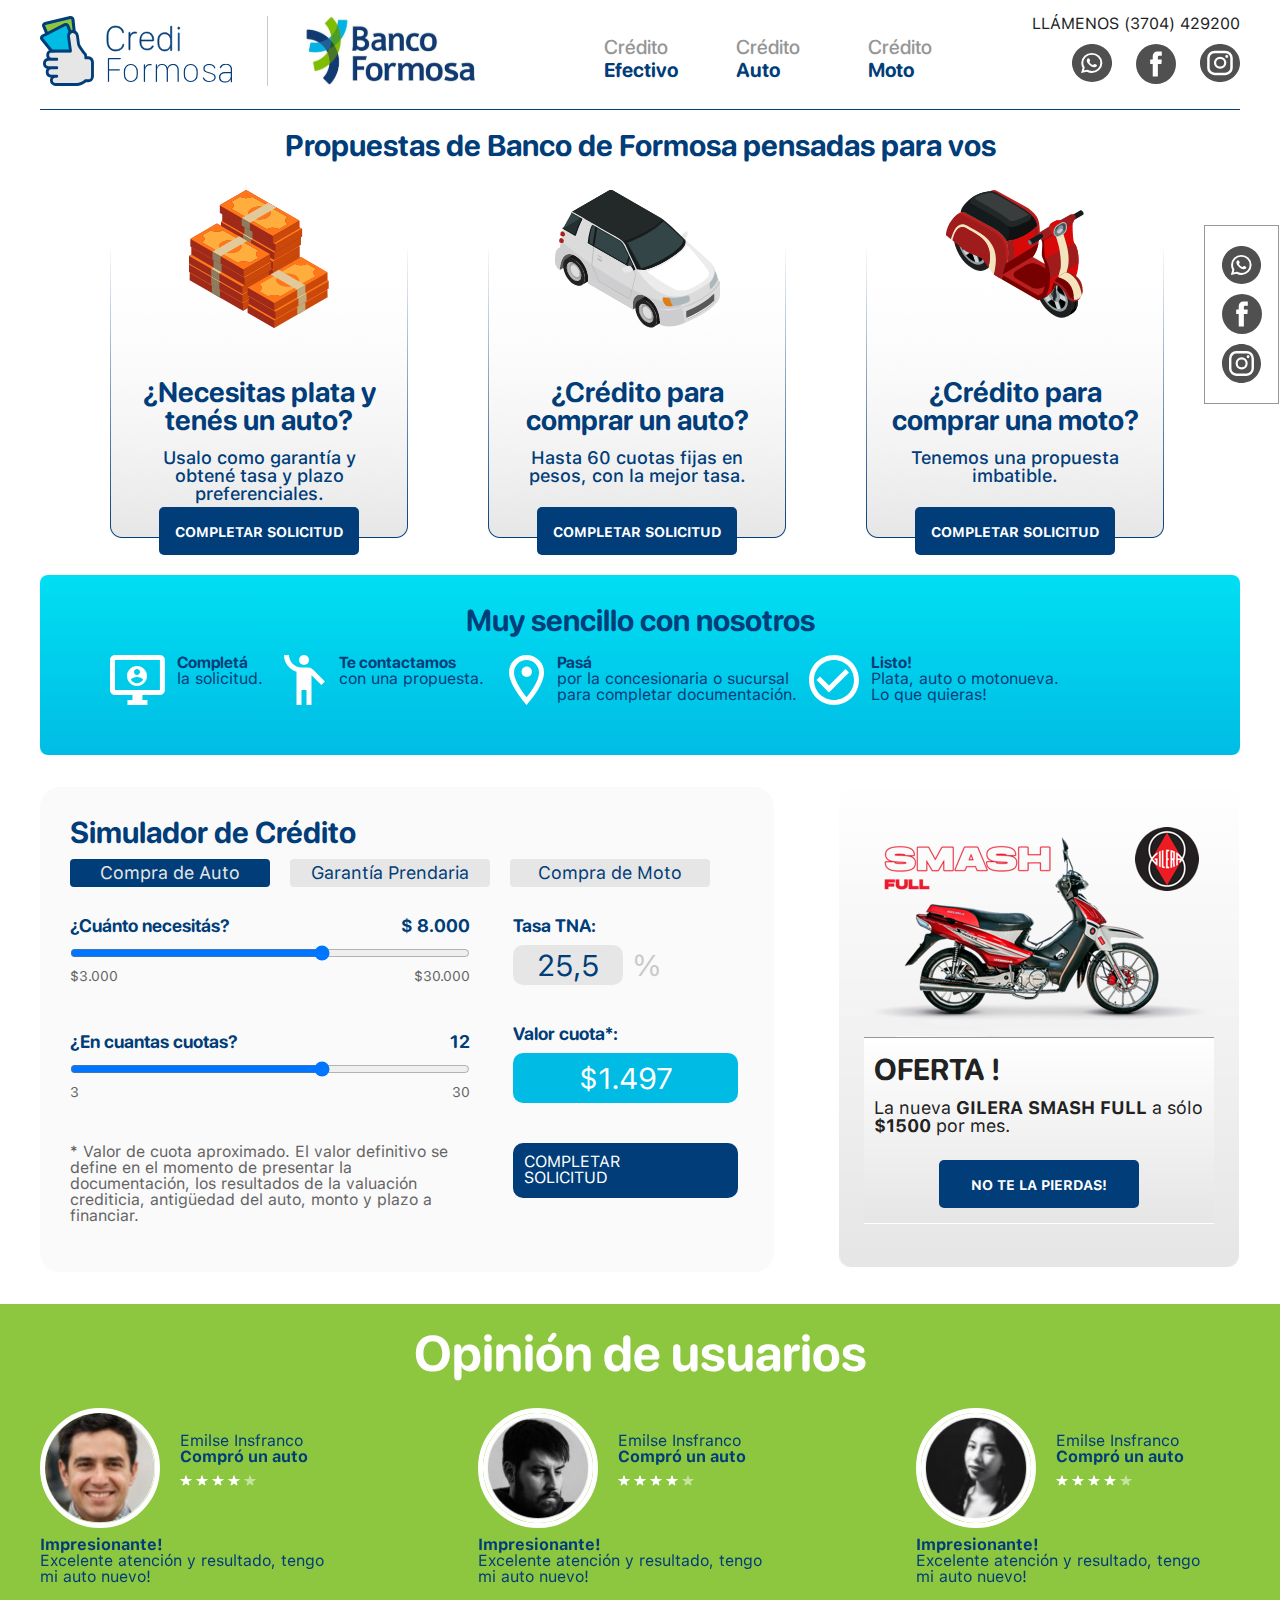
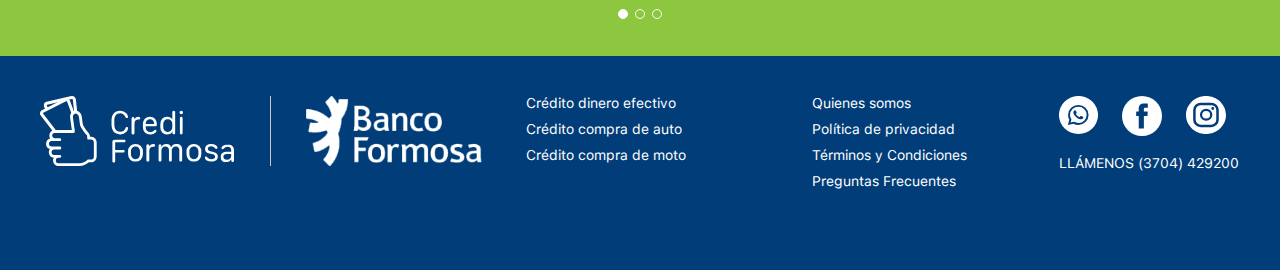
<file: index.html>
<!DOCTYPE html>
<html lang="en">
<head>
    <meta charset="UTF-8">
    <meta name="viewport" content="width=device-width, initial-scale=1.0">

    <script src="https://cdnjs.cloudflare.com/ajax/libs/jquery/3.5.1/jquery.min.js" integrity="sha512-bLT0Qm9VnAYZDflyKcBaQ2gg0hSYNQrJ8RilYldYQ1FxQYoCLtUjuuRuZo+fjqhx/qtq/1itJ0C2ejDxltZVFg==" crossorigin="anonymous"></script>
    <!-- Load CSS & Fonts -->  
    <link rel="stylesheet" href="assets/css/reset.css">
    <link rel="stylesheet" href="assets/css/fonts.css">
    <link rel="stylesheet" href="assets/css/style.css">

    <!-- Owl Slider CSS -->
    <link rel="stylesheet" href="assets/owl/owl.carousel.min.css">
    <link rel="stylesheet" href="assets/owl/owl.theme.default.min.css">

    <!-- Sript JS  -->
    <script src="assets/js/menu-mobile.js"></script>
    <script src="assets/owl/owl.carousel.min.js"></script>

    <title>Credi Formosa - Site web</title>
</head>

<body>
    <!-- fixed Social Media -->
    <div class="social-iconos-fixed">
        <ul>
            <li>
                <a href="http://" target="_blank" rel="noopener noreferrer"> <img src="assets/svg/icon-ws.svg" alt="Whats App"> </a>
            </li>
            <li>
                <a href="http://" target="_blank" rel="noopener noreferrer"> <img src="assets/svg/icon-facebook.svg" alt="Facebook"> </a>
            </li>
            <li>
                <a href="http://" target="_blank" rel="noopener noreferrer"> <img src="assets/svg/icon-instagram.svg" alt="Instagram"></a>
            </li>
        </ul>
    </div>
    <!-- End fixed Social Media -->
    
    <header>
        <div class="container">
        <!-- Logos Header -->    
            <a href="#">
                <img src="assets/svg/credi-formosa.svg" alt="Credi Formosa">
            </a>
            <div class="separador-logos"></div>
            <a href="#">
                <img src="assets/svg/banco-formosa.svg" alt="Banco Formosa">
            </a>
        <!-- End Logos Header  -->

        <!-- Menu Primary  -->
            <nav>
                <a href="#"><span>Crédito</span><br> Efectivo</a>
                <a href="#"><span>Crédito</span><br> Auto</a>
                <a href="#"><span>Crédito</span><br> Moto</a>
            </nav>
        <!-- End Menu Primary -->    

        <!-- menu mobile -->
        <a class="toggle-nav" href="#">&#9776;</a>
        <nav class="menu main">
            <ul class="main-nav">
                <a href="#"><span>Crédito</span> Efectivo</a>
                <a href="#"><span>Crédito</span> Auto</a>
                <a href="#"><span>Crédito</span> Moto</a>
            </ul>
        </nav><!-- .main -->
        <!-- End menu Mobile --> 

        <!-- Menu Social Media -->
            <div class="social-media-header">
                <p>LLÁMENOS (3704) 429200</p>
                <ul>
                    <li>
                        <a href="http://" target="_blank" rel="noopener noreferrer"> <img src="assets/svg/icon-instagram.svg" alt="Instagram"></a>
                    </li>
                    <li>
                        <a href="http://" target="_blank" rel="noopener noreferrer"> <img src="assets/svg/icon-facebook.svg" alt="Facebook"> </a>
                    </li>
                    <li>
                        <a href="http://" target="_blank" rel="noopener noreferrer"> <img src="assets/svg/icon-ws.svg" alt="Whats App"> </a>
                    </li>
                </ul>
            </div>
        <!-- End Menu Social Media -->
        </div>
    </header>
        
    <!-- Primary Section - Hero Image Desk -->
    <section id="hero-image" class="hero-desk">
        <div class="container">
            <h2>Propuestas de Banco de Formosa pensadas para vos</h2>
            <div class="box1">
                <img src="assets/svg/icon-plata.png" alt="¿Necesitas plata y tenés un auto?">
                <h3>¿Necesitas plata y tenés un auto?</h3>
                <p>Usalo como garantía y obtené tasa y plazo preferenciales.</p>
                <a href="http://">COMPLETAR SOLICITUD</a>
            </div>

            <div class="box2">
                <img src="assets/svg/icon-auto.png" alt="¿Crédito para comprar un auto?">
                <h3>¿Crédito para comprar un auto?</h3>
                <p>Hasta 60 cuotas fijas en pesos, con la mejor tasa.</p>
                <a href="http://">COMPLETAR SOLICITUD</a>
            </div>

            <div class="box3">
                <img src="assets/svg/icon-moto.png" alt="¿Crédito para comprar una moto?">
                <h3>¿Crédito para comprar una moto?</h3>
                <p>Tenemos una propuesta imbatible.</p>
                <a href="http://">COMPLETAR SOLICITUD</a>
            </div>
        </div>
    </section>
    <!-- End Primary Section -->

        <!-- Primary Section - Hero Image Mobile -->
        <section id="hero-image" class="hero-mobile">
            <div class="container">
                <h2>Descubrí las propuestas que Banco de Formosa pensó para vos.</h2>
                <div class="owl-carousel">
                    <div class="item-1">
                        <div class="box1">
                            <img src="assets/svg/icon-plata.png" alt="¿Necesitas plata y tenés un auto?">
                            <h3>¿Necesitas plata y tenés un auto?</h3>
                            <p>Usalo como garantía y obtené tasa y plazo preferenciales.</p>
                            <a href="http://">COMPLETAR SOLICITUD</a>
                        </div>
                    </div>
                    
                    <div class="item-1">
                        <div class="box2">
                            <img src="assets/svg/icon-auto.png" alt="¿Crédito para comprar un auto?">
                            <h3>¿Crédito para comprar un auto?</h3>
                            <p>Hasta 60 cuotas fijas en pesos, con la mejor tasa.</p>
                            <a href="http://">COMPLETAR SOLICITUD</a>
                        </div>
                    </div>

                    <div class="item-1">
                        <div class="box3">
                            <img src="assets/svg/icon-moto.png" alt="¿Crédito para comprar una moto?">
                            <h3>¿Crédito para comprar una moto?</h3>
                            <p>Tenemos una propuesta imbatible.</p>
                            <a href="http://">COMPLETAR SOLICITUD</a>
                        </div>
                    </div>
            </div>
        </section>
        <!-- End Primary Section -->

    <section id="nosotros">
        <div class="container">
            <h2>Muy sencillo con nosotros</h2>
            <div class="container-iconos">
                <div class="box-icon-1"><img src="assets/svg/account_circle-24px.svg" alt="Completa la Solicitud"> <span>Completá</span><br>la solicitud.</div>
                <div class="box-icon-2"><img src="assets/svg/emoji_people-24px.svg" alt="Te contactamos con una propuesta"> <span>Te contactamos</span><br>con una propuesta.</div>
                <div class="box-icon-3"><img src="assets/svg/location_on-24px.svg" alt="Pasá por la concesionaria o sucursal para completar documentación."> <span>Pasá</span><br>por la concesionaria o sucursal para completar documentación.</div>
                <div class="box-icon-4"><img src="assets/svg/check_circle_outline-24px copy.svg" alt="Listo! Plata, auto o motonueva. Lo que quieras!"> <span>Listo!</span><br>Plata, auto o motonueva. Lo que quieras! </div>
            </div>
        </div>
    </section>

    <section id="calculador">
        <div class="container">
            <div class="calculador-box-1">
                <h2>Simulador de Crédito</h2> 
                <div class="btn_1 active">Compra de Auto</div>
                <div class="btn_2">Garantía Prendaria</div>
                <div class="btn_3">Compra de Moto</div>

                <div class="column-one">
                    <label>¿Cuánto necesitás? <span>$ 8.000</span></label>
                    <input type="range" min="0" max="11" value="7" step="1">
                    <div class="ref-necesitas"><span>$3.000</span> <span>$30.000</span></div>

                    <label class="cuanto-necesitas">¿En cuantas cuotas?<span>12</span></label>
                    <input type="range" min="0" max="11" value="7" step="1">
                    <div class="ref-necesitas"><span>3</span> <span>30</span></div>

                    <p>* Valor de cuota aproximado. El valor definitivo se define en el momento de presentar la documentación, los resultados de la valuación crediticia, antigüedad del auto, monto y plazo a financiar.</p>
                </div>

                <div class="column-two">
                    <div class="column-one-tasa">
                        <label>Tasa TNA:</label>
                        <div class="num-porcentaje">
                            <span>25,5</span>
                            <span>%</span>
                        </div>
                    </div>
                    <div class="column-two-tasa">
                        <label class="valor-cuota">Valor cuota*:</label>
                        <div class="num_resultado">$1.497</div>
                    </div>
                    <a href="#" class="completar-solicitud">COMPLETAR <br>SOLICITUD</a>
                </div>
                <p class="disclaimer-mobile">* Valor de cuota aproximado. El valor definitivo se define en el momento de presentar la documentación, los resultados de la valuación crediticia, antigüedad del auto, monto y plazo a financiar.</p>

            </div>

            <div class="calculador-box-2">
                <img src="assets/images/moto.png" alt="Promocion">
                <div class="box-info">
                    <h5>OFERTA !</h5>
                    <p>La nueva <span>GILERA SMASH FULL</span> a sólo <span>$1500</span> por mes.</p>
                    <a href="#" rel="noopener noreferrer">
                        NO TE LA PIERDAS!
                    </a>
                </div>
            </div>
        </div>
    </section>

    <!-- Opinion usuario - Desk -->
    <section id="testimonios" class="testimonios-desk">
        <div class="container">

            <h2>Opinión de usuarios</h2>
            <div class="owl-carousel">

                <div class="item-1">
                    <div class="col-1">
                        <div class="usuario-review">
                            <img src="assets/images/usuario1.jpg" alt="Usuario" >
                            <p>
                                Emilse Insfranco<br>
                                <strong><span>Compró un auto</span></strong>
                                <div class="rating">
                                    <img src="assets/svg/star-good.svg" alt="Star Rating">
                                    <img src="assets/svg/star-good.svg" alt="Star Rating">
                                    <img src="assets/svg/star-good.svg" alt="Star Rating">
                                    <img src="assets/svg/star-good.svg" alt="Star Rating">
                                    <img src="assets/svg/star-bad.svg" alt="Star Rating">
                                </div>
                            </p>
                        </div>
                        <div class="usuario-txt-review">
                            <p><strong>Impresionante!</strong><br> Excelente atención y resultado, tengo mi auto nuevo!</p>
                        </div>
                    </div>

                    <div class="col-2">
                        <div class="usuario-review">
                            <img src="assets/images/usuario2.jpg" alt="Usuario" >
                            <p>
                                Emilse Insfranco<br>
                                <strong><span>Compró un auto</span></strong>
                                <div class="rating">
                                    <img src="assets/svg/star-good.svg" alt="Star Rating">
                                    <img src="assets/svg/star-good.svg" alt="Star Rating">
                                    <img src="assets/svg/star-good.svg" alt="Star Rating">
                                    <img src="assets/svg/star-good.svg" alt="Star Rating">
                                    <img src="assets/svg/star-bad.svg" alt="Star Rating">
                                </div>
                            </p>
                        </div>
                        <div class="usuario-txt-review">
                            <p><strong>Impresionante!</strong><br> Excelente atención y resultado, tengo mi auto nuevo!</p>
                        </div>
                    </div>

                    <div class="col-3">
                        <div class="usuario-review">
                            <img src="assets/images/usuario3.jpg" alt="Usuario" >
                            <p>
                                Emilse Insfranco<br>
                                <strong><span>Compró un auto</span></strong>
                                <div class="rating">
                                    <img src="assets/svg/star-good.svg" alt="Star Rating">
                                    <img src="assets/svg/star-good.svg" alt="Star Rating">
                                    <img src="assets/svg/star-good.svg" alt="Star Rating">
                                    <img src="assets/svg/star-good.svg" alt="Star Rating">
                                    <img src="assets/svg/star-bad.svg" alt="Star Rating">
                                </div>
                            </p>
                        </div>
                        <div class="usuario-txt-review">
                            <p><strong>Impresionante!</strong><br> Excelente atención y resultado, tengo mi auto nuevo!</p>
                        </div>
                    </div>
                </div>    

                <div class="item-1">
                    <div class="col-1">
                        <div class="usuario-review">
                            <img src="assets/images/usuario1.jpg" alt="Usuario" >
                            <p>
                                Emilse Insfranco<br>
                                <strong><span>Compró un auto</span></strong>
                                <div class="rating">
                                    <img src="assets/svg/star-good.svg" alt="Star Rating">
                                    <img src="assets/svg/star-good.svg" alt="Star Rating">
                                    <img src="assets/svg/star-good.svg" alt="Star Rating">
                                    <img src="assets/svg/star-good.svg" alt="Star Rating">
                                    <img src="assets/svg/star-bad.svg" alt="Star Rating">
                                </div>
                            </p>
                        </div>
                        <div class="usuario-txt-review">
                            <p><strong>Impresionante!</strong><br> Excelente atención y resultado, tengo mi auto nuevo!</p>
                        </div>
                    </div>

                    <div class="col-2">
                        <div class="usuario-review">
                            <img src="assets/images/usuario2.jpg" alt="Usuario" >
                            <p>
                                Emilse Insfranco<br>
                                <strong><span>Compró un auto</span></strong>
                                <div class="rating">
                                    <img src="assets/svg/star-good.svg" alt="Star Rating">
                                    <img src="assets/svg/star-good.svg" alt="Star Rating">
                                    <img src="assets/svg/star-good.svg" alt="Star Rating">
                                    <img src="assets/svg/star-good.svg" alt="Star Rating">
                                    <img src="assets/svg/star-bad.svg" alt="Star Rating">
                                </div>
                            </p>
                        </div>
                        <div class="usuario-txt-review">
                            <p><strong>Impresionante!</strong><br> Excelente atención y resultado, tengo mi auto nuevo!</p>
                        </div>
                    </div>

                    <div class="col-3">
                        <div class="usuario-review">
                            <img src="assets/images/usuario3.jpg" alt="Usuario" >
                            <p>
                                Emilse Insfranco<br>
                                <strong><span>Compró un auto</span></strong>
                                <div class="rating">
                                    <img src="assets/svg/star-good.svg" alt="Star Rating">
                                    <img src="assets/svg/star-good.svg" alt="Star Rating">
                                    <img src="assets/svg/star-good.svg" alt="Star Rating">
                                    <img src="assets/svg/star-good.svg" alt="Star Rating">
                                    <img src="assets/svg/star-bad.svg" alt="Star Rating">
                                </div>
                            </p>
                        </div>
                        <div class="usuario-txt-review">
                            <p><strong>Impresionante!</strong><br> Excelente atención y resultado, tengo mi auto nuevo!</p>
                        </div>
                    </div>
                </div>    

                <div class="item-1">
                    <div class="col-1">
                        <div class="usuario-review">
                            <img src="assets/images/usuario1.jpg" alt="Usuario" >
                            <p>
                                Emilse Insfranco<br>
                                <strong><span>Compró un auto</span></strong>
                                <div class="rating">
                                    <img src="assets/svg/star-good.svg" alt="Star Rating">
                                    <img src="assets/svg/star-good.svg" alt="Star Rating">
                                    <img src="assets/svg/star-good.svg" alt="Star Rating">
                                    <img src="assets/svg/star-good.svg" alt="Star Rating">
                                    <img src="assets/svg/star-bad.svg" alt="Star Rating">
                                </div>
                            </p>
                        </div>
                        <div class="usuario-txt-review">
                            <p><strong>Impresionante!</strong><br> Excelente atención y resultado, tengo mi auto nuevo!</p>
                        </div>
                    </div>

                    <div class="col-2">
                        <div class="usuario-review">
                            <img src="assets/images/usuario2.jpg" alt="Usuario" >
                            <p>
                                Emilse Insfranco<br>
                                <strong><span>Compró un auto</span></strong>
                                <div class="rating">
                                    <img src="assets/svg/star-good.svg" alt="Star Rating">
                                    <img src="assets/svg/star-good.svg" alt="Star Rating">
                                    <img src="assets/svg/star-good.svg" alt="Star Rating">
                                    <img src="assets/svg/star-good.svg" alt="Star Rating">
                                    <img src="assets/svg/star-bad.svg" alt="Star Rating">
                                </div>
                            </p>
                        </div>
                        <div class="usuario-txt-review">
                            <p><strong>Impresionante!</strong><br> Excelente atención y resultado, tengo mi auto nuevo!</p>
                        </div>
                    </div>

                    <div class="col-3">
                        <div class="usuario-review">
                            <img src="assets/images/usuario3.jpg" alt="Usuario" >
                            <p>
                                Emilse Insfranco<br>
                                <strong><span>Compró un auto</span></strong>
                                <div class="rating">
                                    <img src="assets/svg/star-good.svg" alt="Star Rating">
                                    <img src="assets/svg/star-good.svg" alt="Star Rating">
                                    <img src="assets/svg/star-good.svg" alt="Star Rating">
                                    <img src="assets/svg/star-good.svg" alt="Star Rating">
                                    <img src="assets/svg/star-bad.svg" alt="Star Rating">
                                </div>
                            </p>
                        </div>
                        <div class="usuario-txt-review">
                            <p><strong>Impresionante!</strong><br> Excelente atención y resultado, tengo mi auto nuevo!</p>
                        </div>
                    </div>
                </div>    
            </div>
        </div>
    </section>
    <!-- Opinion usuario - EndDesk -->

    <!-- Opinion usuario - Mobile -->
    <section id="testimonios" class="testimonios-mobile">
        <div class="container">

            <h2>Opinión de usuarios</h2>
            <div class="owl-carousel">

                <div class="item-1">
                    <div class="col-1">
                        <div class="usuario-review">
                            <img src="assets/images/usuario1.jpg" alt="Usuario" >
                            <p>
                                Emilse Insfranco<br>
                                <strong><span>Compró un auto</span></strong>
                                <div class="rating">
                                    <img src="assets/svg/star-good.svg" alt="Star Rating">
                                    <img src="assets/svg/star-good.svg" alt="Star Rating">
                                    <img src="assets/svg/star-good.svg" alt="Star Rating">
                                    <img src="assets/svg/star-good.svg" alt="Star Rating">
                                    <img src="assets/svg/star-bad.svg" alt="Star Rating">
                                </div>
                            </p>
                        </div>
                        <div class="usuario-txt-review">
                            <p><strong>Impresionante!</strong><br> Excelente atención y resultado, tengo mi auto nuevo!</p>
                        </div>
                    </div>
                </div>    


                <div class="item-1">
                    <div class="col-1">
                        <div class="usuario-review">
                            <img src="assets/images/usuario2.jpg" alt="Usuario" >
                            <p>
                                Emilse Insfranco<br>
                                <strong><span>Compró un auto</span></strong>
                                <div class="rating">
                                    <img src="assets/svg/star-good.svg" alt="Star Rating">
                                    <img src="assets/svg/star-good.svg" alt="Star Rating">
                                    <img src="assets/svg/star-good.svg" alt="Star Rating">
                                    <img src="assets/svg/star-good.svg" alt="Star Rating">
                                    <img src="assets/svg/star-bad.svg" alt="Star Rating">
                                </div>
                            </p>
                        </div>
                        <div class="usuario-txt-review">
                            <p><strong>Impresionante!</strong><br> Excelente atención y resultado, tengo mi auto nuevo!</p>
                        </div>
                    </div>
                </div>    

                <div class="item-1">
                    <div class="col-1">
                        <div class="usuario-review">
                            <img src="assets/images/usuario3.jpg" alt="Usuario" >
                            <p>
                                Emilse Insfranco<br>
                                <strong><span>Compró un auto</span></strong>
                                <div class="rating">
                                    <img src="assets/svg/star-good.svg" alt="Star Rating">
                                    <img src="assets/svg/star-good.svg" alt="Star Rating">
                                    <img src="assets/svg/star-good.svg" alt="Star Rating">
                                    <img src="assets/svg/star-good.svg" alt="Star Rating">
                                    <img src="assets/svg/star-bad.svg" alt="Star Rating">
                                </div>
                            </p>
                        </div>
                        <div class="usuario-txt-review">
                            <p><strong>Impresionante!</strong><br> Excelente atención y resultado, tengo mi auto nuevo!</p>
                        </div>
                    </div>
                </div>    
            </div>
        </div>
    </section>
    <!-- Opinion usuario - Mobile -->    

    <!-- Footer -->
    <footer>
        <div class="container">
            <!-- Logos Foter-->
            <div class="footer-box-1">
                <a href="#s">
                    <img src="assets/svg/credi-formosa-footer.svg" alt="Banco Formosa">
                </a>
                <div class="separador-logos"></div>
                <a href="">
                    <img src="assets/svg/banco-formosa-footer.svg" alt="Credi Formosa">
                </a>    
            </div>
            <!-- End Logos Foter-->
            <div class="footer-box-2">
                <ul>
                    <li>
                        <a href="#">
                            Crédito dinero efectivo
                        </a>
                    </li>
                    <li>
                        <a href="#">
                            Crédito compra de auto
                        </a>
                    </li>
                    <li>
                        <a href="#">
                            Crédito compra de moto
                        </a>
                    </li>
                </ul>
            </div>
            <div class="footer-box-3">
                <ul>
                    <li>
                        <a href="#">
                            Quienes somos
                        </a>
                    </li>
                    <li>
                        <a href="#">
                            Política de privacidad
                        </a>
                    </li>
                    <li>
                        <a href="#">
                            Términos y Condiciones
                        </a>
                    </li>
                    <li>
                        <a href="#">
                            Preguntas Frecuentes
                        </a>
                    </li>
                </ul>

            </div>
            <div class="footer-box-4">
                <ul>
                    <li>
                        <a href="http://" target="_blank" rel="noopener noreferrer"> <img src="assets/svg/whatsapp-footer.svg" alt="Whats App"> </a>
                    </li>
                    <li>
                        <a href="http://" target="_blank" rel="noopener noreferrer"> <img src="assets/svg/facebook-footer.svg" alt="Facebook"> </a>
                    </li>
                    <li>
                        <a href="http://" target="_blank" rel="noopener noreferrer"> <img src="assets/svg/instagram-footer.svg" alt="Instagram"></a>
                    </li>
                </ul>
                <p>LLÁMENOS (3704) 429200</p>
            </div>
        </div>
    </footer>

    <!-- Script Init Owl Sliders - Hero Image Mobile, Testimonios Desk & mobile --> 
    <script src="assets/js/init-slider.js"></script>
</body>
</html>
</file>
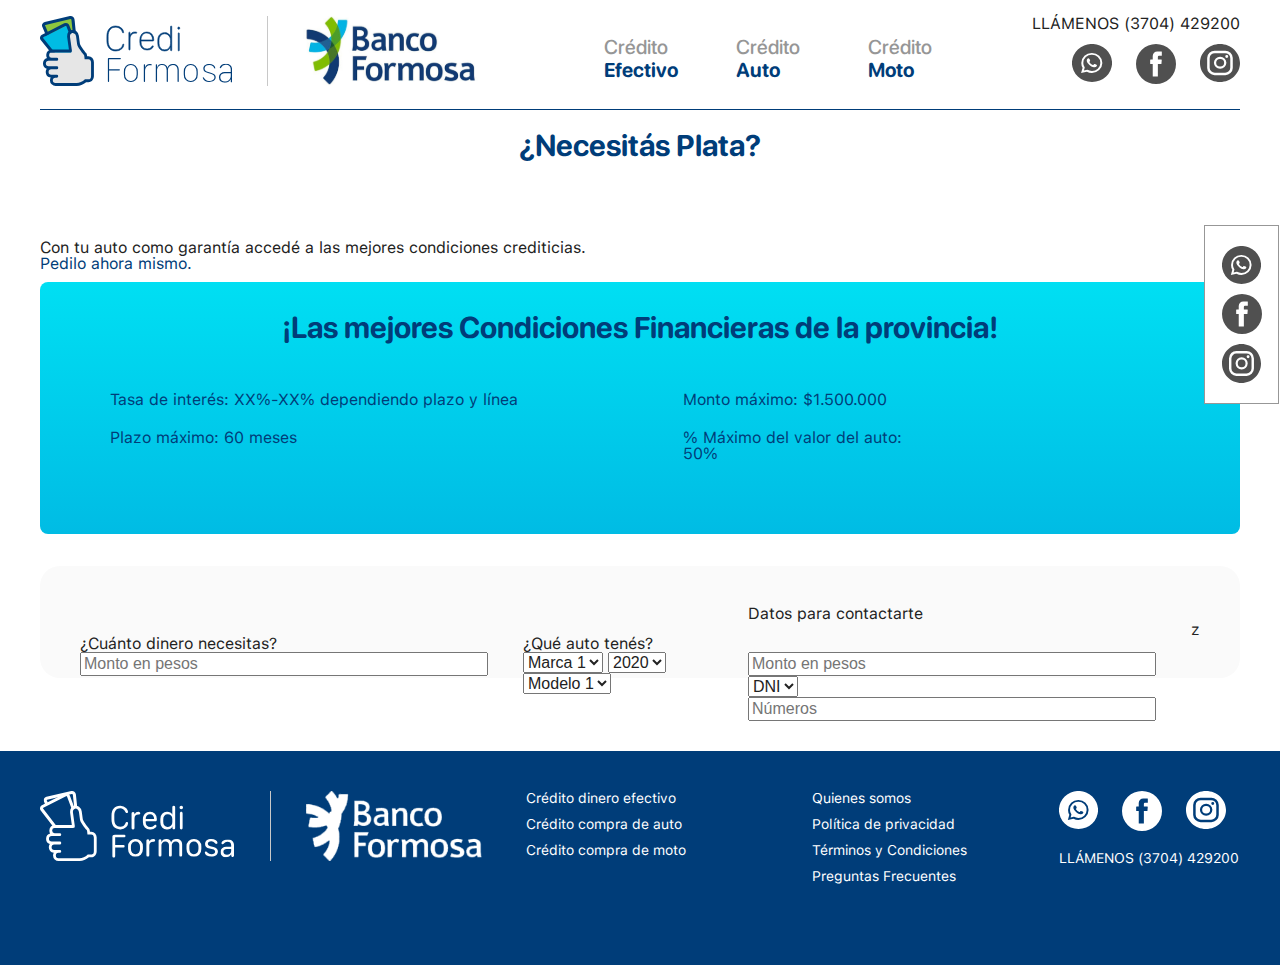
<file: necesitas_plata.html>
<!DOCTYPE html>
<html lang="en">
<head>
    <meta charset="UTF-8">
    <meta name="viewport" content="width=device-width, initial-scale=1.0">

    <script src="https://cdnjs.cloudflare.com/ajax/libs/jquery/3.5.1/jquery.min.js" integrity="sha512-bLT0Qm9VnAYZDflyKcBaQ2gg0hSYNQrJ8RilYldYQ1FxQYoCLtUjuuRuZo+fjqhx/qtq/1itJ0C2ejDxltZVFg==" crossorigin="anonymous"></script>
    <!-- Load CSS & Fonts -->  
    <link rel="stylesheet" href="assets/css/reset.css">
    <link rel="stylesheet" href="assets/css/fonts.css">
    <link rel="stylesheet" href="assets/css/style.css">

    <!-- Owl Slider CSS -->
    <link rel="stylesheet" href="assets/owl/owl.carousel.min.css">
    <link rel="stylesheet" href="assets/owl/owl.theme.default.min.css">

    <!-- Sript JS  -->
    <script src="assets/js/menu-mobile.js"></script>
    <script src="assets/owl/owl.carousel.min.js"></script>

    <title>Credi Formosa</title>
</head>

<body>
    <!-- fixed Social Media -->
    <div class="social-iconos-fixed">
        <ul>
            <li>
                <a href="http://" target="_blank" rel="noopener noreferrer"> <img src="assets/svg/icon-ws.svg" alt="Whats App"> </a>
            </li>
            <li>
                <a href="http://" target="_blank" rel="noopener noreferrer"> <img src="assets/svg/icon-facebook.svg" alt="Facebook"> </a>
            </li>
            <li>
                <a href="http://" target="_blank" rel="noopener noreferrer"> <img src="assets/svg/icon-instagram.svg" alt="Instagram"></a>
            </li>
        </ul>
    </div>
    <!-- End fixed Social Media -->
    
    <header>
        <div class="container">
        <!-- Logos Header -->    
            <a href="#">
                <img src="assets/svg/credi-formosa.svg" alt="Credi Formosa">
            </a>
            <div class="separador-logos"></div>
            <a href="#">
                <img src="assets/svg/banco-formosa.svg" alt="Banco Formosa">
            </a>
        <!-- End Logos Header  -->

        <!-- Menu Primary  -->
            <nav>
                <a href="#"><span>Crédito</span><br> Efectivo</a>
                <a href="#"><span>Crédito</span><br> Auto</a>
                <a href="#"><span>Crédito</span><br> Moto</a>
            </nav>
        <!-- End Menu Primary -->    

        <!-- menu mobile -->
        <a class="toggle-nav" href="#">&#9776;</a>
        <nav class="menu main">
            <ul class="main-nav">
                <a href="#"><span>Crédito</span> Efectivo</a>
                <a href="#"><span>Crédito</span> Auto</a>
                <a href="#"><span>Crédito</span> Moto</a>
            </ul>
        </nav><!-- .main -->
        <!-- End menu Mobile --> 

        <!-- Menu Social Media -->
            <div class="social-media-header">
                <p>LLÁMENOS (3704) 429200</p>
                <ul>
                    <li>
                        <a href="http://" target="_blank" rel="noopener noreferrer"> <img src="assets/svg/icon-instagram.svg" alt="Instagram"></a>
                    </li>
                    <li>
                        <a href="http://" target="_blank" rel="noopener noreferrer"> <img src="assets/svg/icon-facebook.svg" alt="Facebook"> </a>
                    </li>
                    <li>
                        <a href="http://" target="_blank" rel="noopener noreferrer"> <img src="assets/svg/icon-ws.svg" alt="Whats App"> </a>
                    </li>
                </ul>
            </div>
        <!-- End Menu Social Media -->
        </div>
    </header>
        
    <!-- Primary Section - Hero Image Desk -->
    <section id="hero-image" >
        <div class="container">
            <h2>¿Necesitás Plata?</h2>
            <h4>Con tu auto como garantía accedé a las mejores condiciones crediticias.</h4>
            <a>Pedilo ahora mismo.</a>
        </div>
    </section>
    <!-- End Primary Section -->
    <section id="nosotros">
        <div class="container">
            <h2>¡Las mejores Condiciones Financieras de la provincia!</h2>
            <div class="container-iconos">
                <div class="column-one">
                    <ul>
                        <li>Tasa de interés: XX%-XX% dependiendo plazo y línea</li>
                        <li>Plazo máximo: 60 meses</li>
                    </ul>
                </div>

                <div class="column-two">
                    <ul>
                        <li>Monto máximo: $1.500.000</li>
                        <li>% Máximo del valor del auto: 50%</li>
                    </ul>
                </div>
            </div>
        </div>
    </section id="formulario">
        <div class="container grey">
            <form action="">

                <div class="column-one">
                    <h4>¿Cuánto dinero necesitas?</h4>
                    <input type="text" placeholder="Monto en pesos">
                </div>

                <div class="column-two">
                    <h4>¿Qué auto tenés?</h4>
                    <select name="marca" id="marca_input">
                        <option>Marca 1</option>
                        <option>Marca 2</option>
                        <option>Marca 3</option>
                    </select>

                    <select name="year" id="year_input">
                        <option>2020</option>
                        <option>2019</option>
                        <option>2018</option>
                    </select>

                    <select name="model" id="model_input">
                        <option>Modelo 1</option>
                        <option>Modelo 2</option>
                        <option>Modelo 3</option>
                    </select>
                </div>

                <div class="column-full">
                    <h4>Datos para contactarte</h4>

                    <div class="column-one">
                        <input type="text" placeholder="Monto en pesos">
                        <select name="" id="">
                            <option value="">DNI</option>
                            <option value="">DNI</option>
                        </select>
                        <input type="number" name="" placeholder="Números" id="">
                    </div>
    
                    <div class="column-two">

                    </div>z
                </div>

            </form>
        </div>    
    <section>

    </section>

    <!-- Footer -->
    <footer>
        <div class="container">
            <!-- Logos Foter-->
            <div class="footer-box-1">
                <a href="#s">
                    <img src="assets/svg/credi-formosa-footer.svg" alt="Banco Formosa">
                </a>
                <div class="separador-logos"></div>
                <a href="">
                    <img src="assets/svg/banco-formosa-footer.svg" alt="Credi Formosa">
                </a>    
            </div>
            <!-- End Logos Foter-->
            <div class="footer-box-2">
                <ul>
                    <li>
                        <a href="#">
                            Crédito dinero efectivo
                        </a>
                    </li>
                    <li>
                        <a href="#">
                            Crédito compra de auto
                        </a>
                    </li>
                    <li>
                        <a href="#">
                            Crédito compra de moto
                        </a>
                    </li>
                </ul>
            </div>
            <div class="footer-box-3">
                <ul>
                    <li>
                        <a href="#">
                            Quienes somos
                        </a>
                    </li>
                    <li>
                        <a href="#">
                            Política de privacidad
                        </a>
                    </li>
                    <li>
                        <a href="#">
                            Términos y Condiciones
                        </a>
                    </li>
                    <li>
                        <a href="#">
                            Preguntas Frecuentes
                        </a>
                    </li>
                </ul>

            </div>
            <div class="footer-box-4">
                <ul>
                    <li>
                        <a href="http://" target="_blank" rel="noopener noreferrer"> <img src="assets/svg/whatsapp-footer.svg" alt="Whats App"> </a>
                    </li>
                    <li>
                        <a href="http://" target="_blank" rel="noopener noreferrer"> <img src="assets/svg/facebook-footer.svg" alt="Facebook"> </a>
                    </li>
                    <li>
                        <a href="http://" target="_blank" rel="noopener noreferrer"> <img src="assets/svg/instagram-footer.svg" alt="Instagram"></a>
                    </li>
                </ul>
                <p>LLÁMENOS (3704) 429200</p>
            </div>
        </div>
    </footer>

    <!-- Script Init Owl Sliders - Hero Image Mobile, Testimonios Desk & mobile --> 
    <script src="assets/js/init-slider.js"></script>
</body>
</html>
</file>
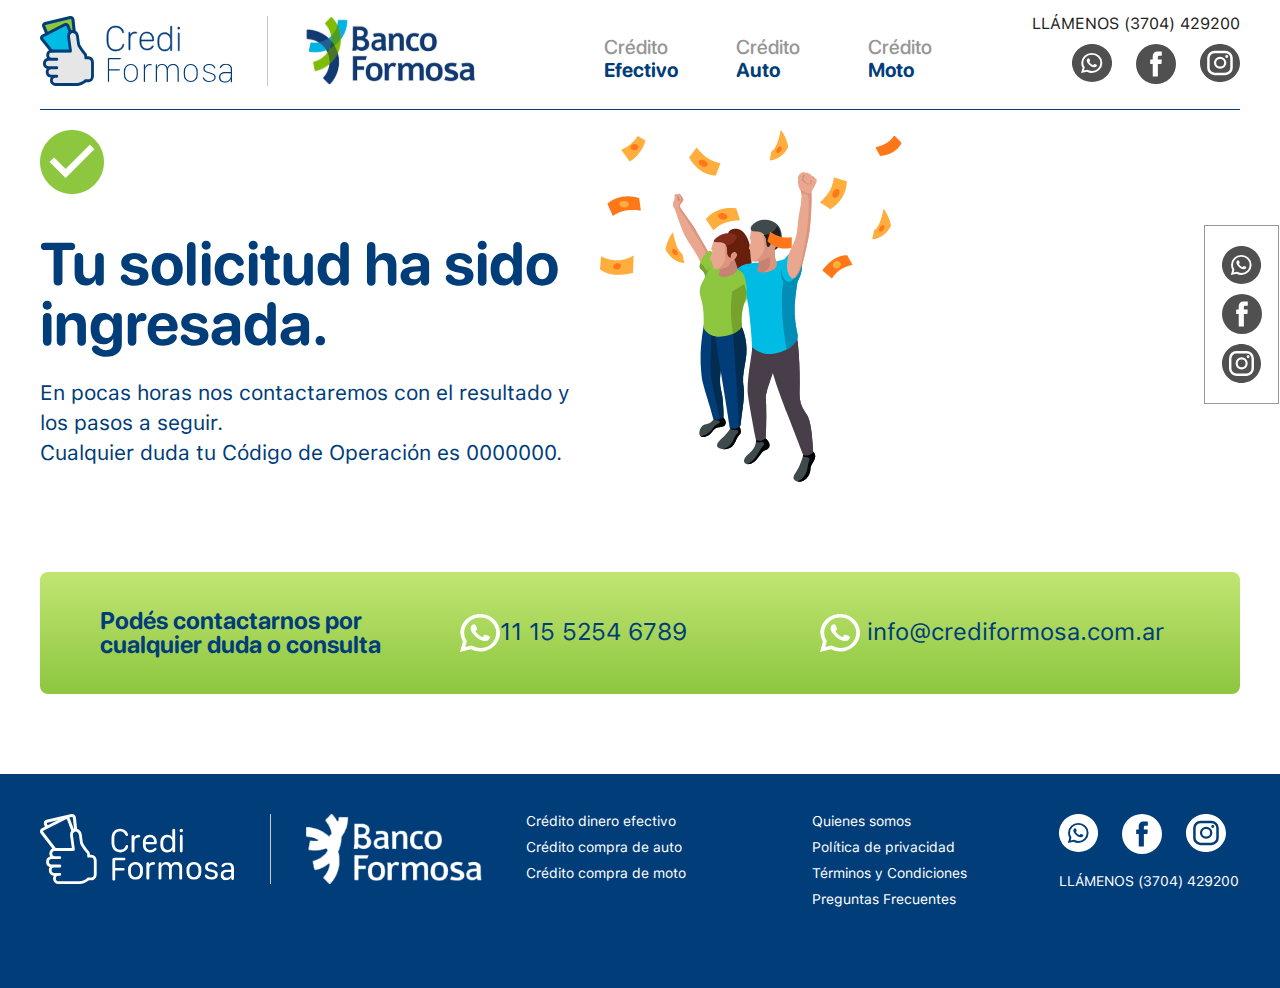
<file: tusolucitud_ingresado.html>
<!DOCTYPE html>
<html lang="en">
<head>
    <meta charset="UTF-8">
    <meta name="viewport" content="width=device-width, initial-scale=1.0">

    <script src="https://cdnjs.cloudflare.com/ajax/libs/jquery/3.5.1/jquery.min.js" integrity="sha512-bLT0Qm9VnAYZDflyKcBaQ2gg0hSYNQrJ8RilYldYQ1FxQYoCLtUjuuRuZo+fjqhx/qtq/1itJ0C2ejDxltZVFg==" crossorigin="anonymous"></script>
    <!-- Load CSS & Fonts -->  
    <link rel="stylesheet" href="assets/css/reset.css">
    <link rel="stylesheet" href="assets/css/fonts.css">
    <link rel="stylesheet" href="assets/css/style.css">

    <!-- Owl Slider CSS -->
    <link rel="stylesheet" href="assets/owl/owl.carousel.min.css">
    <link rel="stylesheet" href="assets/owl/owl.theme.default.min.css">

    <!-- Sript JS  -->
    <script src="assets/js/menu-mobile.js"></script>
    <script src="assets/owl/owl.carousel.min.js"></script>

    <title>Credi Formosa</title>
</head>

<body>
    <!-- fixed Social Media -->
    <div class="social-iconos-fixed">
        <ul>
            <li>
                <a href="http://" target="_blank" rel="noopener noreferrer"> <img src="assets/svg/icon-ws.svg" alt="Whats App"> </a>
            </li>
            <li>
                <a href="http://" target="_blank" rel="noopener noreferrer"> <img src="assets/svg/icon-facebook.svg" alt="Facebook"> </a>
            </li>
            <li>
                <a href="http://" target="_blank" rel="noopener noreferrer"> <img src="assets/svg/icon-instagram.svg" alt="Instagram"></a>
            </li>
        </ul>
    </div>
    <!-- End fixed Social Media -->
    
    <header>
        <div class="container">
        <!-- Logos Header -->    
            <a href="#">
                <img src="assets/svg/credi-formosa.svg" alt="Credi Formosa">
            </a>
            <div class="separador-logos"></div>
            <a href="#">
                <img src="assets/svg/banco-formosa.svg" alt="Banco Formosa">
            </a>
        <!-- End Logos Header  -->

        <!-- Menu Primary  -->
            <nav>
                <a href="#"><span>Crédito</span><br> Efectivo</a>
                <a href="#"><span>Crédito</span><br> Auto</a>
                <a href="#"><span>Crédito</span><br> Moto</a>
            </nav>
        <!-- End Menu Primary -->    

        <!-- menu mobile -->
        <a class="toggle-nav" href="#">&#9776;</a>
        <nav class="menu main">
            <ul class="main-nav">
                <a href="#"><span>Crédito</span> Efectivo</a>
                <a href="#"><span>Crédito</span> Auto</a>
                <a href="#"><span>Crédito</span> Moto</a>
            </ul>
        </nav><!-- .main -->
        <!-- End menu Mobile --> 

        <!-- Menu Social Media -->
            <div class="social-media-header">
                <p>LLÁMENOS (3704) 429200</p>
                <ul>
                    <li>
                        <a href="http://" target="_blank" rel="noopener noreferrer"> <img src="assets/svg/icon-instagram.svg" alt="Instagram"></a>
                    </li>
                    <li>
                        <a href="http://" target="_blank" rel="noopener noreferrer"> <img src="assets/svg/icon-facebook.svg" alt="Facebook"> </a>
                    </li>
                    <li>
                        <a href="http://" target="_blank" rel="noopener noreferrer"> <img src="assets/svg/icon-ws.svg" alt="Whats App"> </a>
                    </li>
                </ul>
            </div>
        <!-- End Menu Social Media -->
        </div>
    </header>
        
    <!-- Primary Section - Hero Image Desk -->
    <section id="hero-image-confirmacion" >
        <div class="container">
            <div>
                <img src="assets/images/check_circle.png" alt="" srcset="">
                <h2>Tu solicitud ha sido ingresada.</h2>
                <p>En pocas horas nos contactaremos con el resultado
                    y los pasos a seguir.<br>
                    Cualquier duda tu Código de Operación es 0000000.
                </p>

            </div>
            <div>
                <img src="assets/images/tipo1.png" alt="Tu solicitud ha sido ingresada.">
            </div>
        </div>
    </section>

    <section id="contacto-footer" >
        <div class="container">
            <div>
                <p>Podés contactarnos por<br>
                cualquier duda o consulta</p>
            </div>

            <div>
                <p><img src="assets/svg/whatsapp-footer-contacto.svg" alt="What's App">11 15 5254 6789</p>
            </div>

            <div>
                <img src="assets/svg/whatsapp-footer-contacto.svg" alt="What's App">
                <a href="mailto:info@crediformosa.com.ar">info@crediformosa.com.ar</a>
            </div>
        </div>
    </section>


    <!-- Footer -->
    <footer>
        <div class="container">
            <!-- Logos Foter-->
            <div class="footer-box-1">
                <a href="#s">
                    <img src="assets/svg/credi-formosa-footer.svg" alt="Banco Formosa">
                </a>
                <div class="separador-logos"></div>
                <a href="">
                    <img src="assets/svg/banco-formosa-footer.svg" alt="Credi Formosa">
                </a>    
            </div>
            <!-- End Logos Foter-->
            <div class="footer-box-2">
                <ul>
                    <li>
                        <a href="#">
                            Crédito dinero efectivo
                        </a>
                    </li>
                    <li>
                        <a href="#">
                            Crédito compra de auto
                        </a>
                    </li>
                    <li>
                        <a href="#">
                            Crédito compra de moto
                        </a>
                    </li>
                </ul>
            </div>
            <div class="footer-box-3">
                <ul>
                    <li>
                        <a href="#">
                            Quienes somos
                        </a>
                    </li>
                    <li>
                        <a href="#">
                            Política de privacidad
                        </a>
                    </li>
                    <li>
                        <a href="#">
                            Términos y Condiciones
                        </a>
                    </li>
                    <li>
                        <a href="#">
                            Preguntas Frecuentes
                        </a>
                    </li>
                </ul>

            </div>
            <div class="footer-box-4">
                <ul>
                    <li>
                        <a href="http://" target="_blank" rel="noopener noreferrer"> <img src="assets/svg/whatsapp-footer.svg" alt="Whats App"> </a>
                    </li>
                    <li>
                        <a href="http://" target="_blank" rel="noopener noreferrer"> <img src="assets/svg/facebook-footer.svg" alt="Facebook"> </a>
                    </li>
                    <li>
                        <a href="http://" target="_blank" rel="noopener noreferrer"> <img src="assets/svg/instagram-footer.svg" alt="Instagram"></a>
                    </li>
                </ul>
                <p>LLÁMENOS (3704) 429200</p>
            </div>
        </div>
    </footer>

    <!-- Script Init Owl Sliders - Hero Image Mobile, Testimonios Desk & mobile --> 
    <script src="assets/js/init-slider.js"></script>
</body>
</html>
</file>
<file: assets/css/fonts.css>
@font-face {
    font-family: "SF-PRO-BOLD";
    src: url("../fonts/SF-Pro-Rounded-Bold.otf");
  }

  @font-face {
    font-family: "SF-PRO-MED";
    src: url("../fonts/SF-Pro-Rounded-Medium.otf");
  }

  @font-face {
    font-family: "SF-PRO-TEXT-MED";
    src: url("../fonts/SF-Pro-Text-Medium.otf");
  }

  @font-face {
    font-family: "SF-PRO-TEXT-BOLD";
    src: url("../fonts/SF-Pro-Text-Bold.otf");
  }

  @font-face {
    font-family: "SF-PRO-TEXT-REG";
    src: url("../fonts/SF-Pro-Text-Regular.otf");
  }
</file>
<file: assets/css/style.css>
/* CSS Credi Formosa
General */
body {
    font-family: "SF-PRO-TEXT-REG";
}

a {
    text-decoration: none;
    color:#003D79;
}

img {
    max-width: 100%;
}

section {
    clear: both;
    display: flex;
}

.container {
    max-width: 1200px;
    width: 100%;
    margin: auto;
}

/* header */ 


header {
    border-bottom: 1px solid #003D79;
    margin: auto;
    max-width: 1200px;
    display: flex;
    padding-top: 16px;
    padding-bottom: 23px;
    margin-bottom: 20px;
}

header img {
    float: left;
}

header nav {
    margin-left: 125px;
    margin-top: 20px;
    float: left;
}

.menu.main {
    display: none;
}

header nav a {
    float: left;
    font-size: 20px;
    width: 108px;
    margin-right: 24px;
    line-height: 23px;
    font-family: "SF-PRO-BOLD";
}


header nav a:last-child {
    margin-right: 0px;
}

header nav a span {
    color: #969696;
    font-family: "SF-PRO-MED";
}

.social-media-header {
    float: right;
}

.social-media-header ul {
    margin-top: 12px;
}

.social-media-header ul li {
    float:right;
    margin-left: 24px;
}

.social-media-header ul li:last-child {
    float:right;
    margin-left: 24px;
}

.separador-logos {
    float: left;
    margin-left: 35px;
    margin-right: 35px;
    width: 1px;
    height: 70px;
    background: #C8C8C8;
}

/* social menu fixed */ 
.social-iconos-fixed {
    position: fixed;
    width: 73px;
    background:white;
    border: 1px solid #979797;
    right: 1px;
    top: 25%;
    padding: 20px 0px;
    text-align: center;
    z-index: 9999;
}

.social-iconos-fixed ul li {
    text-align: center;
    margin-bottom: 10px;
}


.social-iconos-fixed ul li:last-child {
    text-align: center;
    margin-bottom: 0px;
}

/* hero image */ 
.hero-mobile {
    display: none;
}

#hero-image h2 {
    color:#003D79;
    font-size: 30px;
    text-align:center;
    margin-bottom:80px;
    font-family: "SF-PRO-BOLD";
}

.box1, .box2, .box3 {
    float: left;
    width: 248px;
    text-align: center;
    min-height: 300px;
    margin-bottom:25px;
    background-image:url("../images/back-banners.png");
    background-size: contain;
    padding-left: 25px;
    padding-right:25px;
    position: relative;
}

.box1 img, .box2 img, .box3 img {
    position: relative;
    top: -50px;
}

.box1 h3, .box2 h3, .box3 h3 {
    font-size: 28px;
    color: #003D79;
    margin-bottom: 15px;
    font-family: "SF-PRO-BOLD";
}

.box1 p, .box2 p, .box3 p {
    font-size: 18px;
    color: #003D79;
    margin-bottom: 15px;
    font-family: "SF-PRO-TEXT-MED";
}

.box1 a, .box2 a, .box3 a {
    float: left;
    text-align: center;
    width: 200px;
    position: absolute;
    bottom: -15px;
    left: calc(50% - 100px);
    height: 48px;
    background: #003D79;
    color: white;
    text-transform: uppercase;
    text-align: center;
    line-height: 50px;
    border-radius: 5px;
    font-size: 14px;
    font-family: "SF-PRO-TEXT-BOLD";
}

.box1 {
    margin-left:70px;
    margin-right: 40px;
}

.box2 {
    margin-left:40px;
    margin-right: 40px;
}

.box3 {
    margin-left:40px;
    margin-right: 70px;
}

/* nosotros */ 

#nosotros {
    margin-top: 10px;
}

#nosotros h2 {
    text-align: center;
    font-family: "SF-PRO-BOLD";
}

#nosotros .container {
    background: rgb(0,223,243);
    background: linear-gradient(180deg, rgba(0,223,243,1) 0%, rgba(0,188,228,1) 100%);
    border-radius: 8px;
    margin-bottom:32px;
    color:#003D79;
    padding-top: 30px;
    padding-bottom: 50px;
    padding-left: 70px;
    padding-right: 70px;
    max-width: calc(1200px - 140px );
}

#nosotros .container h2 {
    font-size: 30px;
    color: #003D79;
    margin-bottom: 20px;
}

.container-iconos div {
    float: left;
}

.container-iconos div img {
    margin-right: 12px;
    float: left;
}

.container-iconos div span {
    font-weight: bold;
    font-family: "SF-PRO-BOLD";
}

.box-icon-1 {
    max-width: 174px;  
    width:100%; 
}

.box-icon-2 {
    max-width: 225px;
    width:100%; 
}

.box-icon-3 {
    max-width: 300px;
    width:100%; 
}

.box-icon-4 {
    max-width: 260px;
    width:100%; 
}

/* calculador */
.calculador-box-1 {
    width: calc(734px - 60px);
    float: left;
    background: #FAFAFA;
    padding: 30px;
    border-radius: 20px;
    min-height: 425px;
}

.calculador-box-1 h2 {
    font-size: 30px;
    color: #003D79;
    float: left;
    width: 100%;
    font-family: "SF-PRO-BOLD";
    margin-bottom: 12px;
}

.calculador-box-2 {
    width: 400px;
    float: left;
    background: url("../images/background-oferta.jpg");
    min-height: 480px;
    margin-left: 65px;
}

.calculador-box-2 img {
    margin-top: 40px;
}

.num_resultado {
    width: 100%;
    max-width: 225px;
    color: white;
    font-size: 30px;
    background: #00BCE4;
    text-align: center;
    float: left;
    border-radius: 10px;
    padding-top: 10px;
    padding-bottom: 10px;
    margin-bottom: 40px;
}

.completar-solicitud {
    width: 90%;
    color: white;
    border-radius: 10px;
    background: #003D79;
    float: left;
    display: inline;
    padding:5%;
}


.btn_1, .btn_2, .btn_3 {
    float: left;
    width: 30%;
    max-width: 200px;
    font-size: 18px;
    color: #003D79;
    background: #E6E6E6;
    border-radius: 4px;
    margin-right: 3%;
    text-align: center;
    padding-top:5px;
    padding-bottom: 5px;
    cursor: pointer;
} 

.btn_1.active, .btn_2.active, .btn_3.active {
    float: left;
    width: 30%;
    max-width: 200px;
    font-size: 18px;
    background:#003D79;
    color: #E6E6E6;
    border-radius: 4px;
    margin-right: 3%;
    text-align: center;
    padding-top:5px;
    padding-bottom: 5px;
} 

.btn_1:hover, .btn_2:hover, .btn_3:hover {
    background:#003D79;
    color: #E6E6E6;
} 

.cuanto-necesitas {
    margin-top: 30px;
}

.btn_3 {
    margin-right: 0;
} 

.column-one, .column-two {
    margin-top: 30px;
    float: left;
}

.column-one  {
    float: left;
    width: 400px;
    margin-right: 43px;
}

.column-two  {
    float: left;
    width: 225px;
}

.column-one label, .column-two label  {
    width: 100%;
    color:#003D79;
    font-size: 18px;
    margin-bottom: 10px;
    float: left;
    font-family: "SF-PRO-BOLD";
}

.valor-cuota {
    margin-top: 40px;
}

.column-one label span  {
    float: right;
}

.num-porcentaje {
    color: #003D79;
}

.num-porcentaje span {
    color: #003D79;
    background: #E6E6E6;
    width: 110px;
    text-align: center;
    font-size: 30px;
    padding-top: 5px;
    padding-bottom: 5px;
    float: left;
    border-radius: 10px;
    font-family: "SF-PRO-TEXT-REG";
}

.num-porcentaje span + span {
    color: #C8C8C8;
    background: transparent;
    width: auto;
    text-align: left;
    font-size: 30px;
    padding-top: 5px;
    padding-bottom: 5px;
    float: left;
    margin-left: 10px;
    font-family: "SF-PRO-TEXT-REG";
}

.column-one p {
    margin-top: 45px;
    color: #646464;
    font-family: "SF-PRO-TEXT-REG";
}

.column-one input {
    width: 100%;
}

.ref-necesitas {
    margin-bottom: 20px;
    font-size: 10px;
    font-family: "SF-PRO-TEXT-REG";
    font-size: 14px;
    color: #646464;
    margin-top: 5px;
}

.ref-necesitas span + span{
    float: right;
}


.box-info {
    width: 330px;
    margin: auto;
    padding: 16px 10px;
    background: url("../images/background-oferta-texto.png");
    border-top:solid 1px #979797;
    text-align: left;
}

.box-info h5 { 
    font-size: 30px;
    font-family: "SF-PRO-BOLD";
    margin-bottom: 15px;
}

.box-info p { 
    font-family: "SF-PRO-TEXT-REG";
    font-size: 18px;
}

.box-info p span { 
    font-family: "SF-PRO-TEXT-BOLD";
}

.box-info a { 
    margin: auto;
    text-align: center;
    width: 200px;
    height: 48px;
    background: #003D79;
    color: white;
    text-transform: uppercase;
    line-height: 50px;
    border-radius: 5px;
    font-size: 14px;
    font-family: "SF-PRO-TEXT-BOLD";
    display: block;
    margin-top: 25px;
}

/* testimonios */ 
.testimonios-mobile {
    display: none;
}

#testimonios {
    padding:10px 0px;
    margin-top: 32px;
    background:#8DC63F;
    color: #003D79;
}

#testimonios .item-1 .col-1, #testimonios .item-1 .col-2, #testimonios .item-1 .col-3 {
    float: left;
    width: 300px;
    margin-right: 138px;
}

#testimonios .item-1 .col-3 {
    margin-right: 0px;
}

.usuario-review img {
    display: block;
    width: 100%;
    border-radius: 50%;
    border: solid 5px white;
    max-width: 110px;
    float: left;
}

.usuario-review p {
    float: left;
    margin-left: 20px;
    margin-top: 25px
}

.usuario-review span {
    font-size: 16px;
    font-weight: bold;
}

#testimonios h2 {
    font-size: 50px;
    color:#FFFFFF;
    padding-top: 14px;
    padding-bottom: 30px;
    text-align: center;
    font-family: "SF-PRO-BOLD";
}

.usuario-txt-review {
    float: left;
    clear: both;
    margin-top: 9px;
}

.usuario-txt-review strong, .usuario-review strong {
    font-family: "SF-PRO-TEXT-BOLD";
}
.rating {
    float: left;
    margin-left: 20px;
    margin-top: 10px;
}
.rating img {
    float: left;
    max-width: 12px;
    margin-right: 4px;
    border:0px
}

.rating img:last-child {
    float: left;
    max-width: 12px;
    margin-right: 0px;
}

.owl-nav {
    display: none;
}

.owl-dots {
    text-align: center;
    margin-top: 20px;
    margin-bottom: 25px;
}

.owl-dot {
    width: 10px;
    height: 10px;
    background: transparent !important;
    border: 1px solid white !important;
    border-radius: 50%;
    margin-right: 7px;
}


.owl-dots button:last-child {
    margin-right: 0px;
}

.owl-dot.active {
    width: 10px;
    height: 10px;
    background: white !important;
    border: 1px solid white !important;
    border-radius: 50%;
}


/* footer */ 
footer {
    padding-top: 40px;
    background: #003D79;
    padding-bottom: 70px;
    float: left;
    width: 100%;
}

.footer-box-1, .footer-box-2, .footer-box-3, .footer-box-4 {
    float: left;
    color: white;
}

footer a {
    color: white;
}

.footer-box-1 img, .footer-box-1 a {
    float: left;
 }

 .footer-box-2 {
     margin-left: 44px;
     min-width:234px ;
 }
 
 .footer-box-3 {
    margin-left: 52px;
    min-width: 182px;
    margin-right: 65px;
}

 .footer-box-2 ul li,  .footer-box-3 ul li {
     margin-bottom: 12px;
     font-size: 14px;
 }

 .footer-box-4 ul li {
     float: left;
 }

 .footer-box-4 ul li img {
    margin-right: 24px;
}

.footer-box-4 ul li:last-child img {
    margin-right:0px;
}

 .footer-box-4 p {
    font-size: 14px;
    float: left;
    clear: both;
    margin-top: 20px;
 }


/* Necesitas Plata - Inner */
.container-iconos .column-one, .container-iconoscolumn-two {
    width: 50%;
}

.container-iconos ul {
    margin: 0px;
    padding: 0px;
}

.container-iconos ul li {
    margin: 0px;
    padding: 0px;
    font-family: "SF-PRO-TEXT-REG";
    margin-bottom: 22px;
}

.container.grey {
    max-width: 1120px;
    background: #FAFAFA;
    border-radius: 20px;
    padding: 40px;
    margin-bottom: 50px;
}

/* paginas confirmacion */ 
#hero-image-confirmacion .container {
    display: flex;
}

#hero-image-confirmacion h2 {
    font-size: 60px;
    color:#003D79;
    font-family: "SF-PRO-BOLD";
    max-width: 520px;
    margin-top: 40px;
}

#hero-image-confirmacion p{
    font-size: 21px;
    font-family: "SF-PRO-TEXT-REG";
    max-width: 560px;
    color:#003D79;
    margin-top: 24px;
    line-height: 30px;
}

#contacto-footer .container {
    display: flex;
    background-image: linear-gradient(180deg, #C1E573 0%, #8DC63F 100%);
    border-radius: 8px;
    min-height: 122px;
    margin-bottom: 80px;
    margin-top: 90px;
    align-items: center;
    justify-content: center;
}



#contacto-footer .container div  {
    width: 30%;
    font-size: 24px;
    color: #003D79;
    font-family: "SF-PRO-BOLD";
}


#contacto-footer .container div + div  {
    font-family: "SF-PRO-TEXT-REG";
}



 /*  Responsive */ 

 @media (max-width:1200px){
    header {
        padding-left: 1%;
        padding-right: 1%;
        width: 98%;
    }
    header nav {
        margin-left: 5%;
    }
    .box1, .box2, .box3  {
        margin-left:2%;
        margin-right: 2%;
    }

    #nosotros .container {
        width: 95%;
        margin: auto;
        margin-left: 2.5%;
        margin-right: 2.5%;
    }

    #nosotros .box-icon-1, #nosotros .box-icon-2,  #nosotros .box-icon-3, #nosotros .box-icon-4 {
        margin-bottom: 20px;
    }

    #testimonios .item-1 .col-1, #testimonios .item-1 .col-2, #testimonios .item-1 .col-3 {
        float: left;
        width: 30%;
        margin-right: 1.5%;
        margin-left: 1.5%;
    }

    .rating {
        width: 50%;
    }

    #hero-image-confirmacion .container { 
        width: 94%;
        margin-left: 3%;
        margin-right: 3%;
    }

    #contacto-footer .container {
        width: 96%;
        margin-left: 2%;
        margin-right: 2%;
    }

 }

 @media (max-width:1080px){

    #contacto-footer .container div  {
        width: 30%;
        font-size: 22px;
    }

    .social-media-header {
        float: left;
        width: 100%;
        text-align: center;
        background: #E6E6E6;
        padding-left: 1%;
        margin-left: -1%;
        padding-right: 1%;
        padding-top: 15px;
        padding-bottom: 15px;
        border-top: 1px solid #003D79;
        margin-top: 8px;
    }

    header {
        border-bottom: none;
        padding-bottom: 0px;
    }

    .social-media-header ul {
        margin-top: 50px;
        float: none;
        margin: auto;
        width: 168px;
        padding-top: 10px;
    }

    .social-media-header ul li:last-child {
        float: right;
        margin-left: 0px;
    }

 }

 @media (max-width:1010px) {
    .box1, .box2, .box3 {
        clear: both;
        margin: auto;
        float: none;
        margin-bottom: 88px;
    }
 }

 @media (max-width:890px){ 
    header nav {
        display: none;
    }
    
    .separador-logos {
        height: 40px;
        margin-left: 18px;
        margin-right: 18px;
    }

    header img {
        max-width: 110px;
    }

    .hero-desk {
        display: none;
    }

    .hero-mobile {
        display: block;
    }

    #hero-image h2 {
        font-size: 28px;
        margin-bottom: 10px;
    }

    #hero-image .item-1 {
        display: flex;
        align-items: center;
        justify-content: center;
    }

    #hero-image .item-1 img {
        max-width: 145px;
        margin: auto;
    }

    .box1, .box2, .box3 {
        margin-left: 2%;
        margin-right: 2%;
        margin-top: 52px;
    }

    #hero-image-confirmacion p {
        max-width: 100%;
    }

    #hero-image-confirmacion h2 {
        max-width: 100%;
    }

    .box1 h3, .box2 h3, .box3 h3 {
        margin-top: -20px;
    }

    #hero-image .owl-dot {
        width: 10px;
        height: 10px;
        background: transparent !important;
        border: 1px solid #003D79 !important;
        border-radius: 50%;
        margin-right: 7px;
    }

    #hero-image .owl-dot.active {
        width: 10px;
        height: 10px;
        background: #003D79 !important;
        border: 1px solid #003D79 !important;
        border-radius: 50%;
    }

    #hero-image .owl-stage-outer {
        height: 368px;
    }
 }

 @media (max-width:768px){

    #nosotros .container {
        width: 100%;
        margin: auto;
        margin-left: 0;
        margin-right: 0;
        border-radius: 0px;
    }

    #nosotros .box-icon-1, #nosotros .box-icon-2, #nosotros .box-icon-3, #nosotros .box-icon-4 {
        margin-bottom: 20px;
        max-width: 100%;
        text-align: center;
    }


    .container-iconos div img {
        margin-right: 12px;
        float: none;
        margin: auto;
        display: block;
        clear: both;
        margin-bottom: 5px;
    }

    .calculador-box-1 {
        width: 100%;
        float: left;

    }

    
    .calculador-box-2 {
        width: 90%;
        float: none;
        background: url(../images/background-oferta.jpg);
        min-height: 480px;
        margin-left: 0px;
        margin: auto;
        display: flow-root;
        background-size: cover;
        border-bottom-left-radius: 20px;
        border-bottom-right-radius: 20px;
        text-align: center;
    }

    .testimonios-desk {
        display: none;
        visibility: hidden;
    }

    .testimonios-mobile {
        display: block;
    }

    #testimonios .item-1 .col-1, #testimonios .item-1 .col-2, #testimonios .item-1 .col-3 {
        float: none;
        width: 300px;
        margin-right: 0;
        margin: auto;
    }

    .social-iconos-fixed {
        display: none;
    }

    .footer-box-2 {
        margin-left: 0px;
        min-width:auto;
        width: 100%;
        clear: both;
        float: none;
        display: flex;
        vertical-align: center;
        align-items: center;
        justify-content: center;
        padding-top: 30px;
    }

    .footer-box-3 {
        margin-left: 0px;
        min-width: auto;
        width: 100%;
        clear: both;
        float: none;
        display: flex;
        vertical-align: center;
        align-items: center;
        justify-content: center;
        padding-top: 30px;
    }

    .footer-box-4, .footer-box-1 {
        align-items: center;
        justify-content: center;
        width: 100%;
        clear: both;
        float: none;
        display: flex;
        flex-wrap: wrap;
        text-align: center;
    }

    .footer-box-4 {
        margin-top: 30px;
    }

    .footer-box-1 img, .footer-box-1 a {
        float: left;
        max-width: 155px;
    }

    .footer-box-4 p {
        width: 100%;
    }

    #hero-image-confirmacion .container { 
        flex-wrap: wrap;
        flex-wrap: wrap-reverse;
        max-width: 1200px;
        width: 94%;
        margin: auto;
        margin-left: 3%;
        margin-right: 3%;
        text-align: center;
    }

    #hero-image-confirmacion .container div { 
        flex: 1;
        flex-basis:100%;
    }

    #contacto-footer .container {
        border-radius: 0px;
        flex-wrap: wrap;
        text-align: center;
        width: 100%;
        margin-left: 0;
        margin-right: 0;
    }

    #contacto-footer .container div {
    flex: 1;
    flex-basis: 100%;
    margin-bottom: 20px;
    }

    #contacto-footer .container div:last-child {
        margin-bottom: 0px;
    }

    #contacto-footer .container {
        display: flex;
        background-image: linear-gradient(180deg, #C1E573 0%, #8DC63F 100%);
        border-radius: 0px;
        min-height: 122px;
        margin-bottom: 0px;
        margin-top: 30px;
        align-items: center;
        justify-content: center;
        flex-direction: row-reverse;
        padding-bottom: 20px;
        padding-top: 20px;
    }

 }

 @media (max-width:480px){

}


/* menu Mobile */ 
.toggle-nav {
    display: none !important;
}

@media screen and ( max-width: 890px ) {
    .toggle-nav {
        display: inline-block !important;
    }

    .toggle-nav {
        display: inline-block !important;
        float: right;
        margin: 0px;
        padding-right: 20px;
        padding-top: 5px;
        font-size: 2em;
        transition: color linear 0.15s;
    }
         
    a.toggle-nav:link, 
    a.toggle-nav:visited,
    a.toggle-nav:hover, 
    a.toggle-nav:active {
        text-decoration: none;
        color: #093d79;
    } 

    .menu.main {
        display: inline-block;
        position: relative;
        background: #fff;
        text-align: left;
        margin-left: 0px;
        width: 100%;
    }
         
    .menu.main ul {
        display: none;
        position: absolute;
        overflow: auto;
        top: 0px;
        right: 0px;
        z-index: 999;
        padding-right: 15px;
        background: #fff;
        width: 100%;
        border-bottom: 1px solid #093d79;
    }
         
    .menu.main ul li {
        float: none;
        display: block;
        position: relative;
        top: 0px;
        right: 0px;
        min-width: 200px;
        background: #fff;
        text-align: right;
    }
         
    .main.menu li:after { 
        content: none; 
    }

    header nav a {
        width: 90%;
        text-align: left;
        float: left;
        padding-right: 5%;
        margin-bottom: 15px;
        padding-left: 5%;
    }

}




.disclaimer-mobile {
    display: none;
}
@media screen and ( max-width: 768px ) {
    .calculador-box-1 h2 {
        text-align: center;
        clear: both;
    }

    .calculador-box-1 {
        width: 90%;
        float: left;
        padding: 5%;
    }

    .btn_1 , .btn_2, .btn_3{
        float: none;
        width: 30%;
        max-width: 200px;
        font-size: 18px;
        border-radius: 4px;
        margin-right: 0;
        text-align: center;
        padding-top: 5px;
        padding-bottom: 5px;
        display: grid;
        margin: auto;
        margin-bottom: 20px;
        min-width: 200px;
    }


    .btn_1.active, .btn_2.active, .btn_3.active {
        float: none;
        width: 30%;
        max-width: 200px;
        font-size: 18px;
        background: #003D79;
        color: #E6E6E6;
        border-radius: 4px;
        margin-right:0;
        text-align: center;
        padding-top: 5px;
        padding-bottom: 5px;
        display: grid;
        margin: auto;
        margin-bottom: 20px;
        min-width: 200px;
    }

    .column-one {
        float: left;
        width: 100%;
        margin-right: 0px;
        margin-top: 0px;
    }

    .column-one p {
        display: none;
    }

    .column-two {
        float: left;
        width: 100%;
        margin-top: 10px;
    }
    .completar-solicitud {
        margin-top: 25px;
        margin-bottom: 20px;
    }
    .completar-solicitud br {
        display: none;
    }

    .column-one-tasa {
        float: left;
        width: 50%;
    }

    .column-two-tasa {
        float: left;
        width: 50%;
    }

    .disclaimer-mobile {
        display: block;
    }

    .column-one label, .column-two label {
        margin-top: 0px;
    }

    .num_resultado {
        margin-bottom: 0;
    }

}
</file>
